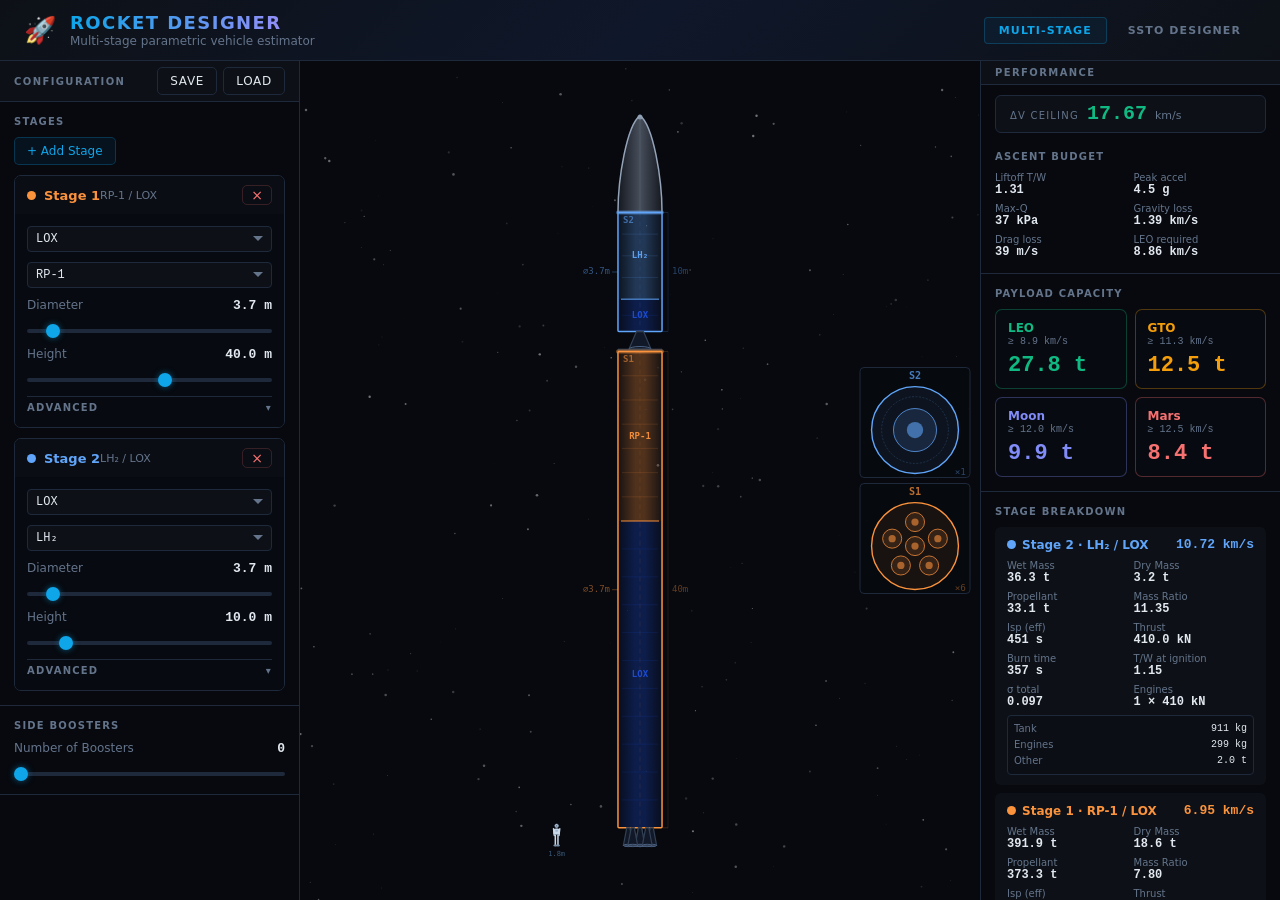
<file: index.html>
<!DOCTYPE html>
<html lang="en">
<head>
  <meta charset="UTF-8">
  <meta name="viewport" content="width=device-width, initial-scale=1.0">
  <title>Rocket Designer</title>
  <link rel="stylesheet" href="style.css">
</head>
<body>

<header>
  <span class="logo">🚀</span>
  <div>
    <h1>ROCKET DESIGNER</h1>
    <p>Multi-stage parametric vehicle estimator</p>
  </div>
  <nav class="nav-links">
    <a class="nav-link active" href="index.html">Multi-Stage</a>
    <a class="nav-link" href="ssto.html">SSTO Designer</a>
  </nav>
</header>

<div class="app">

  <!-- LEFT: Configuration -->
  <div class="panel">
    <div class="panel-header">
      Configuration
      <div class="header-actions">
        <button class="btn btn-io" id="btn-save" title="Save configuration to JSON">Save</button>
        <button class="btn btn-io" id="btn-load" title="Load configuration from JSON">Load</button>
        <input type="file" id="file-input" accept=".json" style="display:none">
      </div>
    </div>
    <div class="panel-scroll">
      <div class="section">
        <div class="section-label">Stages</div>
        <div class="stage-buttons">
          <button class="btn btn-add" id="btn-add">+ Add Stage</button>
        </div>
        <div id="stage-cards"></div>
      </div>
      <div class="section" id="booster-section"></div>
    </div>
  </div>

  <!-- CENTER: Diagram -->
  <div class="diagram-panel">
    <canvas id="stars"></canvas>
    <svg id="rocket-svg"></svg>
    <div class="scale-bar" id="scale-bar"></div>
  </div>

  <!-- RIGHT: Performance -->
  <div class="panel">
    <div class="panel-header">Performance</div>
    <div class="panel-scroll">
      <div class="total-box">
        <div class="total-label">ΔV Ceiling</div>
        <div class="total-val" id="total-dv">—</div>
        <div class="total-unit">km/s</div>
      </div>
      <div class="section">
        <div class="section-label">Ascent Budget</div>
        <div id="loss-budget"></div>
      </div>
      <div class="section">
        <div class="section-label">Payload Capacity</div>
        <div id="mission-bars"></div>
      </div>
      <div class="section">
        <div class="section-label">Stage Breakdown</div>
        <div id="stage-results"></div>
      </div>
      <div class="section">
        <div class="section-label">Vehicle Summary</div>
        <div class="summary-grid" id="vehicle-summary"></div>
      </div>
      <div class="section">
        <div class="section-label">Cost Estimate</div>
        <div id="cost-section"></div>
      </div>
    </div>
  </div>

</div>

<script type="module" src="js/main.js"></script>
</body>
</html>
</file>
<file: style.css>
*, *::before, *::after { box-sizing: border-box; margin: 0; padding: 0; }

:root {
  --bg:       #07090f;
  --surface:  #0d1117;
  --surface2: #111827;
  --border:   #1e293b;
  --accent:   #0ea5e9;
  --text:     #e2e8f0;
  --muted:    #64748b;
  --mono:     'Courier New', Courier, monospace;
}

html, body { height: 100%; overflow: hidden; }

body {
  background: var(--bg);
  color: var(--text);
  font-family: 'Segoe UI', system-ui, sans-serif;
  display: flex;
  flex-direction: column;
}

/* ── Header ── */
header {
  flex-shrink: 0;
  display: flex;
  align-items: center;
  gap: 14px;
  padding: 12px 24px;
  background: linear-gradient(135deg, #0d1117, #0f172a, #0d1117);
  border-bottom: 1px solid var(--border);
}
.logo { font-size: 26px; line-height: 1; }
header h1 {
  font-size: 18px;
  font-weight: 800;
  letter-spacing: .08em;
  background: linear-gradient(90deg, #0ea5e9, #a78bfa);
  -webkit-background-clip: text;
  -webkit-text-fill-color: transparent;
}
header p { font-size: 12px; color: var(--muted); margin-top: 1px; }

.nav-links { display: flex; gap: 6px; margin-left: auto; }
.nav-link {
  padding: 6px 14px;
  border-radius: 4px;
  font-size: 11px;
  font-weight: 700;
  letter-spacing: .1em;
  text-transform: uppercase;
  color: var(--muted);
  text-decoration: none;
  border: 1px solid transparent;
  transition: all .15s;
}
.nav-link:hover { color: var(--text); border-color: var(--border); background: var(--surface2); }
.nav-link.active { color: var(--accent); border-color: #0ea5e940; background: #0ea5e910; }

/* ── Three-column layout ── */
.app {
  flex: 1;
  display: grid;
  grid-template-columns: 300px 1fr 300px;
  min-height: 0;
}

.panel {
  display: flex;
  flex-direction: column;
  border-right: 1px solid var(--border);
  min-height: 0;
}
.panel:last-child { border-right: none; border-left: 1px solid var(--border); }

.panel-header {
  flex-shrink: 0;
  padding: 6px 14px;
  background: var(--surface);
  border-bottom: 1px solid var(--border);
  font-size: 10px;
  font-weight: 700;
  letter-spacing: .14em;
  text-transform: uppercase;
  color: var(--muted);
  display: flex;
  align-items: center;
  justify-content: space-between;
}
.header-actions { display: flex; gap: 6px; }
.btn-io {
  font-size: 10px;
  padding: 3px 9px;
  color: var(--muted);
  border-color: var(--border);
  background: transparent;
  letter-spacing: .06em;
  text-transform: uppercase;
}
.btn-io:hover { color: var(--accent); border-color: var(--accent); background: transparent; }

.panel-scroll {
  flex: 1;
  overflow-y: auto;
  overflow-x: hidden;
}

/* ── Diagram panel ── */
.diagram-panel {
  display: flex;
  flex-direction: column;
  align-items: center;
  justify-content: center;
  position: relative;
  background: var(--bg);
  overflow: hidden;
}

#stars { position: absolute; inset: 0; opacity: .5; pointer-events: none; }
#rocket-svg { position: relative; z-index: 1; }

.scale-bar {
  position: absolute;
  bottom: 10px;
  left: 50%;
  transform: translateX(-50%);
  font-size: 10px;
  color: var(--muted);
  font-family: var(--mono);
  z-index: 2;
}

/* ── Sliders ── */
input[type="range"] {
  width: 100%;
  -webkit-appearance: none;
  height: 4px;
  background: var(--border);
  border-radius: 2px;
  outline: none;
  cursor: pointer;
}
input[type="range"]::-webkit-slider-thumb {
  -webkit-appearance: none;
  width: 14px; height: 14px;
  background: var(--accent);
  border-radius: 50%;
  box-shadow: 0 0 6px #0ea5e980;
}
input[type="range"]::-moz-range-thumb {
  width: 14px; height: 14px;
  background: var(--accent);
  border-radius: 50%;
  border: none;
}

/* ── Config panel ── */
.section {
  padding: 14px;
  border-bottom: 1px solid var(--border);
}
.section-label {
  font-size: 10px;
  font-weight: 700;
  letter-spacing: .12em;
  text-transform: uppercase;
  color: var(--muted);
  margin-bottom: 10px;
}
.row { margin-bottom: 10px; }
.row:last-child { margin-bottom: 0; }
.row-label {
  display: flex;
  justify-content: space-between;
  font-size: 12px;
  color: var(--muted);
  margin-bottom: 5px;
}
.row-label .val {
  color: var(--text);
  font-family: var(--mono);
  font-size: 13px;
  font-weight: 600;
}

/* ── Stage cards ── */
.stage-buttons { display: flex; gap: 8px; margin-bottom: 10px; }

.btn-remove-stage {
  margin-left: auto;
  padding: 2px 8px !important;
  font-size: 14px !important;
  line-height: 1;
  color: #f87171 !important;
  border-color: #f8717130 !important;
  background: transparent !important;
}
.btn-remove-stage:hover { background: #f8717115 !important; border-color: #f87171 !important; }
.btn-remove-stage:disabled { opacity: .2 !important; pointer-events: none; }

.btn-adv-toggle {
  width: 100%;
  display: flex;
  align-items: center;
  justify-content: space-between;
  padding: 5px 0 2px;
  margin-top: 8px;
  background: none;
  border: none;
  border-top: 1px solid var(--border);
  color: var(--muted);
  font-size: 10px;
  font-weight: 700;
  letter-spacing: .12em;
  text-transform: uppercase;
  cursor: pointer;
  font-family: inherit;
  transition: color .15s;
}
.btn-adv-toggle:hover { color: var(--accent); }
.card-adv { padding-top: 6px; }


.btn {
  padding: 6px 12px;
  border-radius: 5px;
  border: 1px solid var(--border);
  background: var(--surface);
  color: var(--text);
  font-size: 12px;
  font-family: inherit;
  cursor: pointer;
  transition: all .15s;
}
.btn:hover { background: var(--surface2); border-color: var(--accent); }
.btn-add  { color: #0ea5e9; border-color: #0ea5e940; background: #0ea5e910; }
.btn-add:hover  { background: #0ea5e920; border-color: #0ea5e9; }
.btn-rem  { color: #f87171; border-color: #f8717140; background: #f8717110; }
.btn-rem:hover  { background: #f8717120; border-color: #f87171; }
.btn:disabled { opacity: .35; cursor: not-allowed; pointer-events: none; }

.stage-card {
  border: 1px solid var(--border);
  border-radius: 7px;
  overflow: hidden;
  margin-bottom: 10px;
  transition: border-color .2s;
}
.stage-card:last-child { margin-bottom: 0; }
.stage-card:hover { border-color: #2a3f5f; }

.card-head {
  display: flex;
  align-items: center;
  justify-content: space-between;
  padding: 9px 12px;
  background: #0a0d14;
}
.card-badge { display: flex; align-items: center; gap: 8px; }
.dot { width: 9px; height: 9px; border-radius: 50%; flex-shrink: 0; }
.card-title { font-size: 13px; font-weight: 700; }
.card-sub   { font-size: 11px; color: var(--muted); }

.card-body { padding: 12px; background: #070a10; }

.prop-select {
  width: 100%;
  padding: 5px 28px 5px 8px;
  margin-bottom: 10px;
  background: var(--surface);
  border: 1px solid var(--border);
  border-radius: 4px;
  color: var(--text);
  font-size: 12px;
  font-family: var(--mono);
  cursor: pointer;
  outline: none;
  appearance: none;
  -webkit-appearance: none;
  background-image: url("data:image/svg+xml,%3Csvg xmlns='http://www.w3.org/2000/svg' width='10' height='10' viewBox='0 0 10 10'%3E%3Cpath fill='%2364748b' d='M5 7L0 2h10z'/%3E%3C/svg%3E");
  background-repeat: no-repeat;
  background-position: right 8px center;
  transition: border-color .15s;
}
.prop-select:focus { border-color: var(--accent); }
.prop-select option { background: #0d1117; }

/* ── Results panel ── */
.total-box {
  margin: 10px 14px 4px;
  padding: 8px 14px;
  background: var(--surface);
  border-radius: 6px;
  display: flex;
  align-items: baseline;
  gap: 8px;
  border: 1px solid var(--border);
}
.total-label { font-size: 10px; letter-spacing: .12em; text-transform: uppercase; color: var(--muted); flex-shrink: 0; }
.total-val   { font-size: 20px; font-weight: 800; font-family: var(--mono); line-height: 1; }
.total-unit  { font-size: 11px; color: var(--muted); }

.mp-grid { display: grid; grid-template-columns: 1fr 1fr; gap: 8px; }
.mp-card {
  background: #070a10;
  border: 1px solid var(--border);
  border-radius: 7px;
  padding: 11px 12px;
  transition: border-color .2s;
}
.mp-name { font-size: 12px; font-weight: 700; margin-bottom: 1px; }
.mp-req  { font-size: 10px; color: var(--muted); font-family: var(--mono); margin-bottom: 8px; }
.mp-mass { font-size: 22px; font-weight: 800; font-family: var(--mono); line-height: 1; }

.loss-warn {
  margin-top: 10px;
  padding: 8px 10px;
  border: 1px solid #f59e0b55;
  border-left: 3px solid #f59e0b;
  border-radius: 4px;
  background: #f59e0b0d;
  font-size: 11px;
  line-height: 1.45;
  color: #f5b74e;
}

.stage-result {
  background: var(--surface);
  border-radius: 6px;
  padding: 10px 12px;
  margin-bottom: 8px;
}
.sr-head { display: flex; align-items: center; gap: 6px; margin-bottom: 8px; }
.sr-name { font-size: 12px; font-weight: 700; }
.sr-dv   { margin-left: auto; font-family: var(--mono); font-size: 13px; font-weight: 700; }

.stat-grid { display: grid; grid-template-columns: 1fr 1fr; gap: 6px; }
.stat-item .sl { font-size: 10px; color: var(--muted); }
.stat-item .sv { font-size: 12px; font-family: var(--mono); font-weight: 600; }

.summary-grid { display: grid; grid-template-columns: 1fr 1fr; gap: 8px; }
.sum-item {
  background: var(--surface);
  border-radius: 6px;
  padding: 10px;
}
.sum-item .sl { font-size: 10px; color: var(--muted); margin-bottom: 3px; }
.sum-item .sv { font-size: 16px; font-family: var(--mono); font-weight: 700; }

/* ── Cost section ── */
.cost-totals {
  display: grid;
  grid-template-columns: 1fr 1fr;
  gap: 8px;
  margin-bottom: 12px;
}
.cost-total-item {
  background: var(--surface);
  border: 1px solid var(--border);
  border-radius: 6px;
  padding: 8px 10px;
}
.cost-breakdown { display: flex; flex-direction: column; gap: 6px; }
.cb-row {
  display: grid;
  grid-template-columns: 56px 1fr 52px;
  align-items: center;
  gap: 6px;
  font-size: 11px;
}
.cb-label { color: var(--muted); }
.cb-bar-wrap {
  height: 5px;
  background: var(--border);
  border-radius: 3px;
  overflow: hidden;
}
.cb-bar { height: 100%; border-radius: 3px; transition: width .3s; }
.cb-val { font-family: var(--mono); font-size: 11px; text-align: right; }

/* ── Sigma breakdown ── */
.sigma-breakdown {
  margin-top: 5px;
  padding: 5px 6px;
  background: #0a0d1480;
  border-radius: 4px;
  border: 1px solid var(--border);
}
.sigma-breakdown.muted {
  font-size: 10px;
  color: var(--muted);
  font-style: italic;
}
.sigma-breakdown-result {
  margin-top: 6px;
}
.sb-row {
  display: flex;
  justify-content: space-between;
  font-size: 10px;
  color: var(--muted);
  line-height: 1.6;
}
.sb-row .sv {
  font-family: var(--mono);
  color: var(--text);
  font-size: 10px;
}

/* Scrollbar */
::-webkit-scrollbar { width: 5px; }
::-webkit-scrollbar-track { background: transparent; }
::-webkit-scrollbar-thumb { background: var(--border); border-radius: 3px; }
</file>
